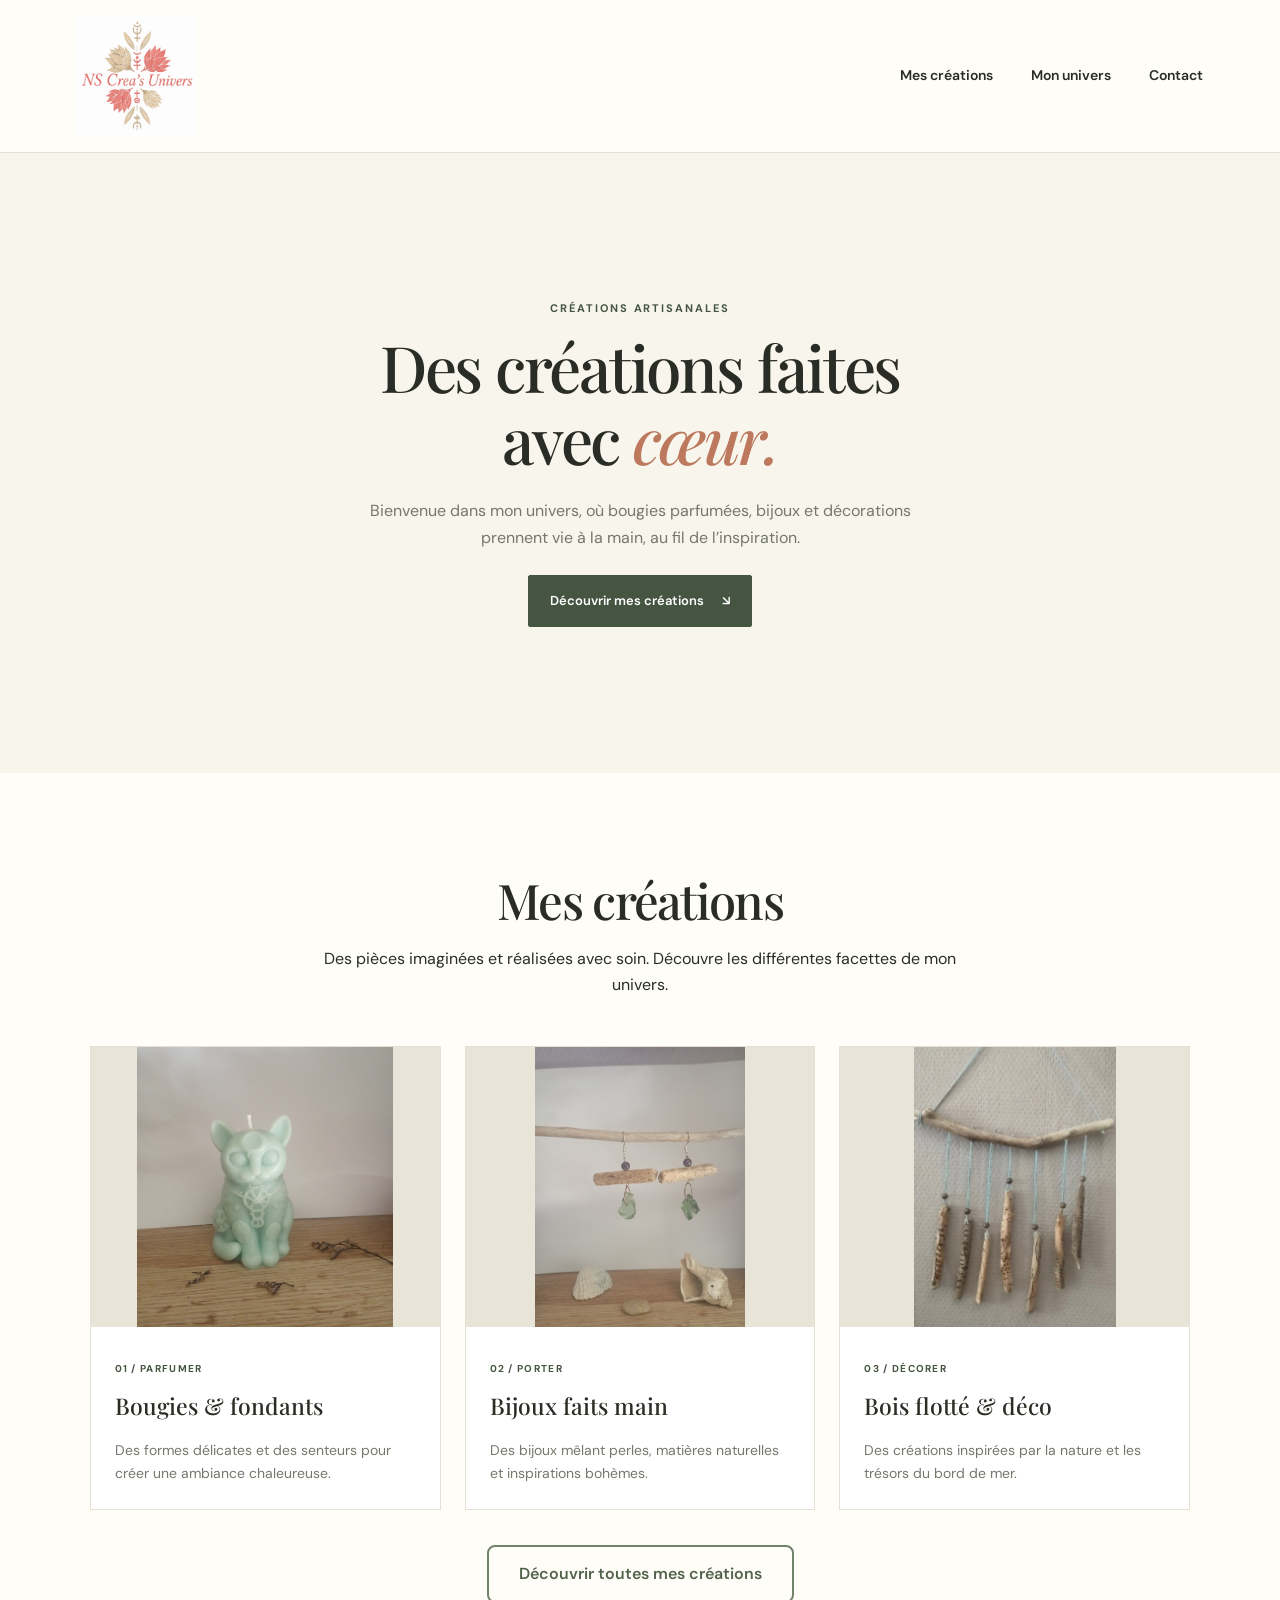
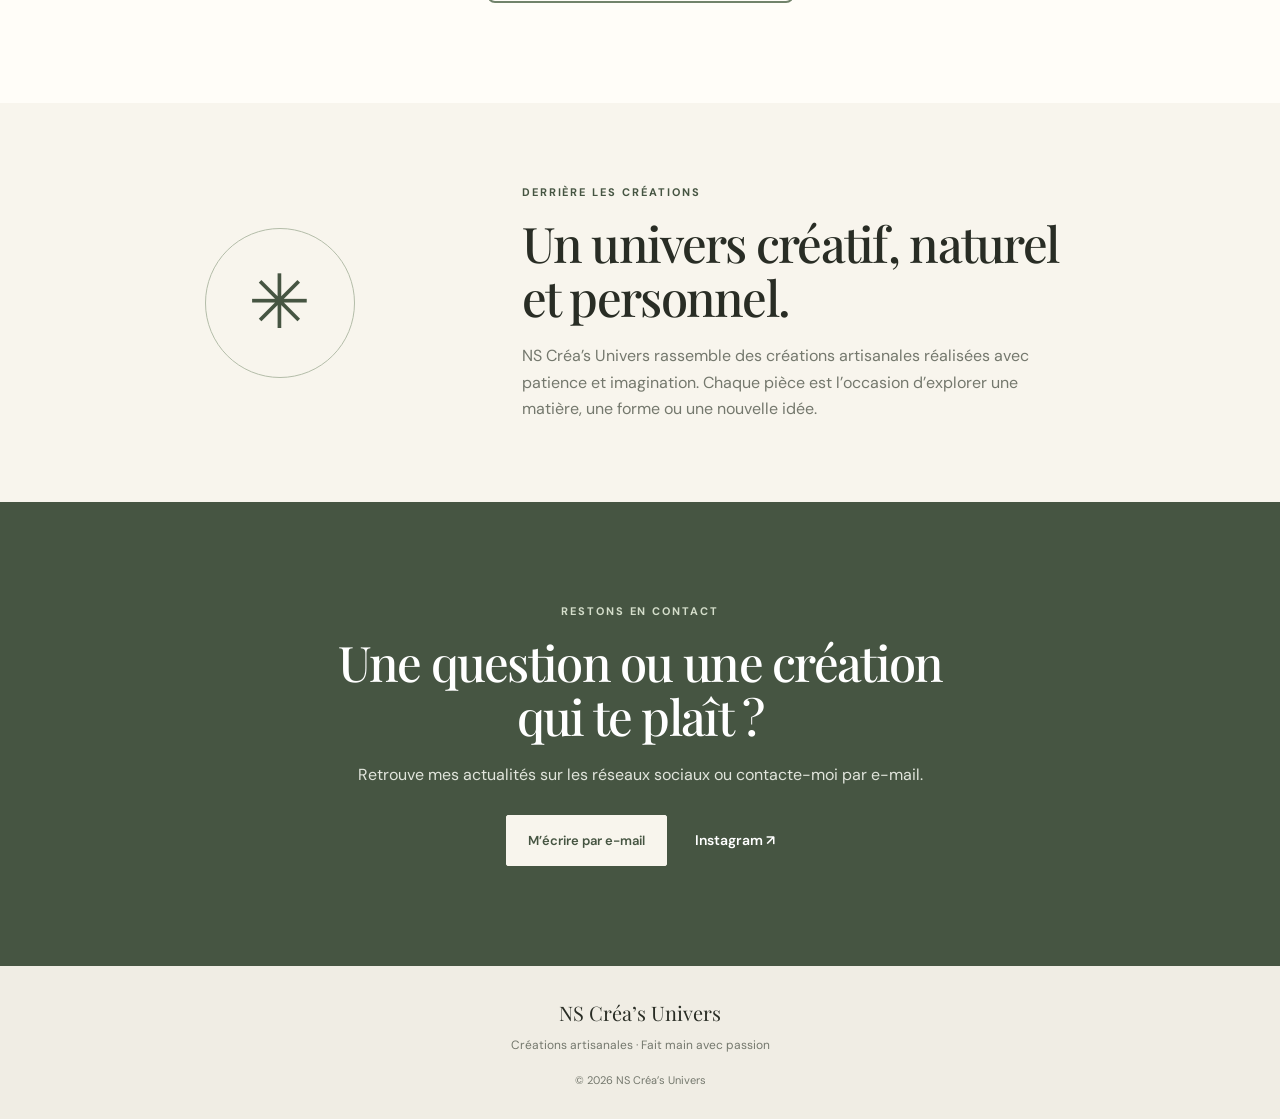
<file: index.html>
<!DOCTYPE html>
<html lang="fr">

<head>
    <meta charset="UTF-8">
    <meta name="viewport" content="width=device-width, initial-scale=1">

    <meta name="description"
        content="Découvrez NS Créa’s Univers : bougies parfumées, bijoux artisanaux et décorations en bois flotté.">

    <title>NS Créa’s Univers | Créations artisanales</title>

    <link rel="stylesheet" href="style.css">
    <script src="script.js" defer></script>
</head>

<body>
    <header class="site-header">

        <a class="brand" href="#">
            <img src="img-accueil/logo.png" alt="NS Créa’s Univers" class="brand-logo">
        </a>
        <button class="menu-toggle" aria-expanded="false" aria-controls="main-nav" type="button">
            Menu
        </button>

        <nav id="main-nav" class="main-nav">
            <a href="#creations">Mes créations</a>
            <a href="#univers">Mon univers</a>
            <a href="#contact">Contact</a>
        </nav>
    </header>

    <main>

        <section id="accueil" class="hero hero-centered">
            <div class="hero-content">
                <p class="eyebrow">Créations artisanales</p>

                <h1>
                    Des créations faites avec
                    <span>cœur.</span>
                </h1>

                <p class="hero-intro">
                    Bienvenue dans mon univers, où bougies parfumées,
                    bijoux et décorations prennent vie à la main,
                    au fil de l’inspiration.
                </p>

                <a class="button" href="#creations">
                    Découvrir mes créations <span>↘</span>
                </a>
            </div>
        </section>

        <!-- <section id="accueil" class="hero">
            <div class="hero-content">
                <p class="eyebrow">Créations artisanales</p>

                <h1>
                    Des créations faites avec
                    <span>cœur.</span>
                </h1>

                <p class="hero-intro">
                    Bienvenue dans mon univers, où bougies parfumées,
                    bijoux et décorations prennent vie à la main,
                    au fil de l’inspiration.
                </p>

                <a class="button" href="#creations">
                    Découvrir mes créations <span>↘</span>
                </a>
            </div>

             <div class="hero-art" role="img" aria-label="Illustration décorative de bougies et de feuilles">
                <div class="sun"></div>
                <div class="leaf leaf-one"></div>
                <div class="leaf leaf-two"></div>
                <div class="candle candle-back"></div>
                <div class="candle candle-front"><span></span></div>
                <div class="art-caption">Fait main · Avec passion</div>
            </div>
        </section>-->

        <section id="creations" class="section creations-section">
            <div class="section-heading">

                <h2>Mes créations</h2>

                Des pièces imaginées et réalisées avec soin.
                Découvre les différentes facettes de mon univers.
                </p>
            </div>

            <div class="creation-grid">
                <article class="creation-card">
                    <div class="card-art card-candle">
                        <img src="img/bougiechat1.jpg" alt="Bougie moulée parfumée à la vanille">
                    </div>


                    <div class="card-copy">
                        <p class="card-number">01 / Parfumer</p>
                        <h3>Bougies &amp; fondants</h3>
                        <p>
                            Des formes délicates et des senteurs pour créer
                            une ambiance chaleureuse.
                        </p>
                    </div>
                </article>


                <article class="creation-card">
                    <div class="card-art card-candle">
                        <img src="img/boucleoreille1.jpg" alt="boucle d'oreille">
                    </div>


                    <div class="card-copy">
                        <p class="card-number">02 / Porter</p>
                        <h3>Bijoux faits main</h3>
                        <p>
                            Des bijoux mêlant perles, matières naturelles
                            et inspirations bohèmes.
                        </p>
                    </div>
                </article>

                <article class="creation-card">
                    <div class="card-art card-candle">
                        <img src="img/suspension.jpg" alt="suspension murale">
                    </div>


                    <div class="card-copy">
                        <p class="card-number">03 / Décorer</p>
                        <h3>Bois flotté &amp; déco</h3>
                        <p>
                            Des créations inspirées par la nature
                            et les trésors du bord de mer.
                        </p>
                    </div>
                </article>

            </div>
            <div class="creations-link">
                <a href="creation.html">Découvrir toutes mes créations</a>
            </div>

        </section>

        <section id="univers" class="about-section">
            <div class="about-symbol" aria-hidden="true">✳</div>

            <div>
                <p class="eyebrow">Derrière les créations</p>
                <h2>Un univers créatif, naturel et personnel.</h2>
                <p>
                    NS Créa’s Univers rassemble des créations artisanales
                    réalisées avec patience et imagination. Chaque pièce
                    est l’occasion d’explorer une matière, une forme
                    ou une nouvelle idée.
                </p>
            </div>
        </section>

        <section id="contact" class="section contact-section">
            <p class="eyebrow">Restons en contact</p>

            <h2>Une question ou une création qui te plaît ?</h2>

            <p>
                Retrouve mes actualités sur les réseaux
                sociaux ou contacte-moi par e-mail.
            </p>

            <div class="contact-links">
                <!-- Remplace cette adresse par ton adresse professionnelle. -->
                <a class="button button-light" href="mailto:ns.creas.univers@gmail.com">
                    M’écrire par e-mail
                </a>

                <!-- Remplace ce lien par celui de ton compte Instagram. -->
                <a class="text-link" href="https://www.instagram.com/ns.creas.univers/" target="_blank"
                    rel="noopener noreferrer">
                    Instagram ↗
                </a>
            </div>


        </section>
    </main>

    <footer class="site-footer">
        <a class="footer-brand" href="#accueil">NS Créa’s Univers</a>

        <p>Créations artisanales · Fait main avec passion</p>

        <p class="copyright">
            © <span id="year"></span> NS Créa’s Univers
        </p>
    </footer>
</body>

</html>
</file>
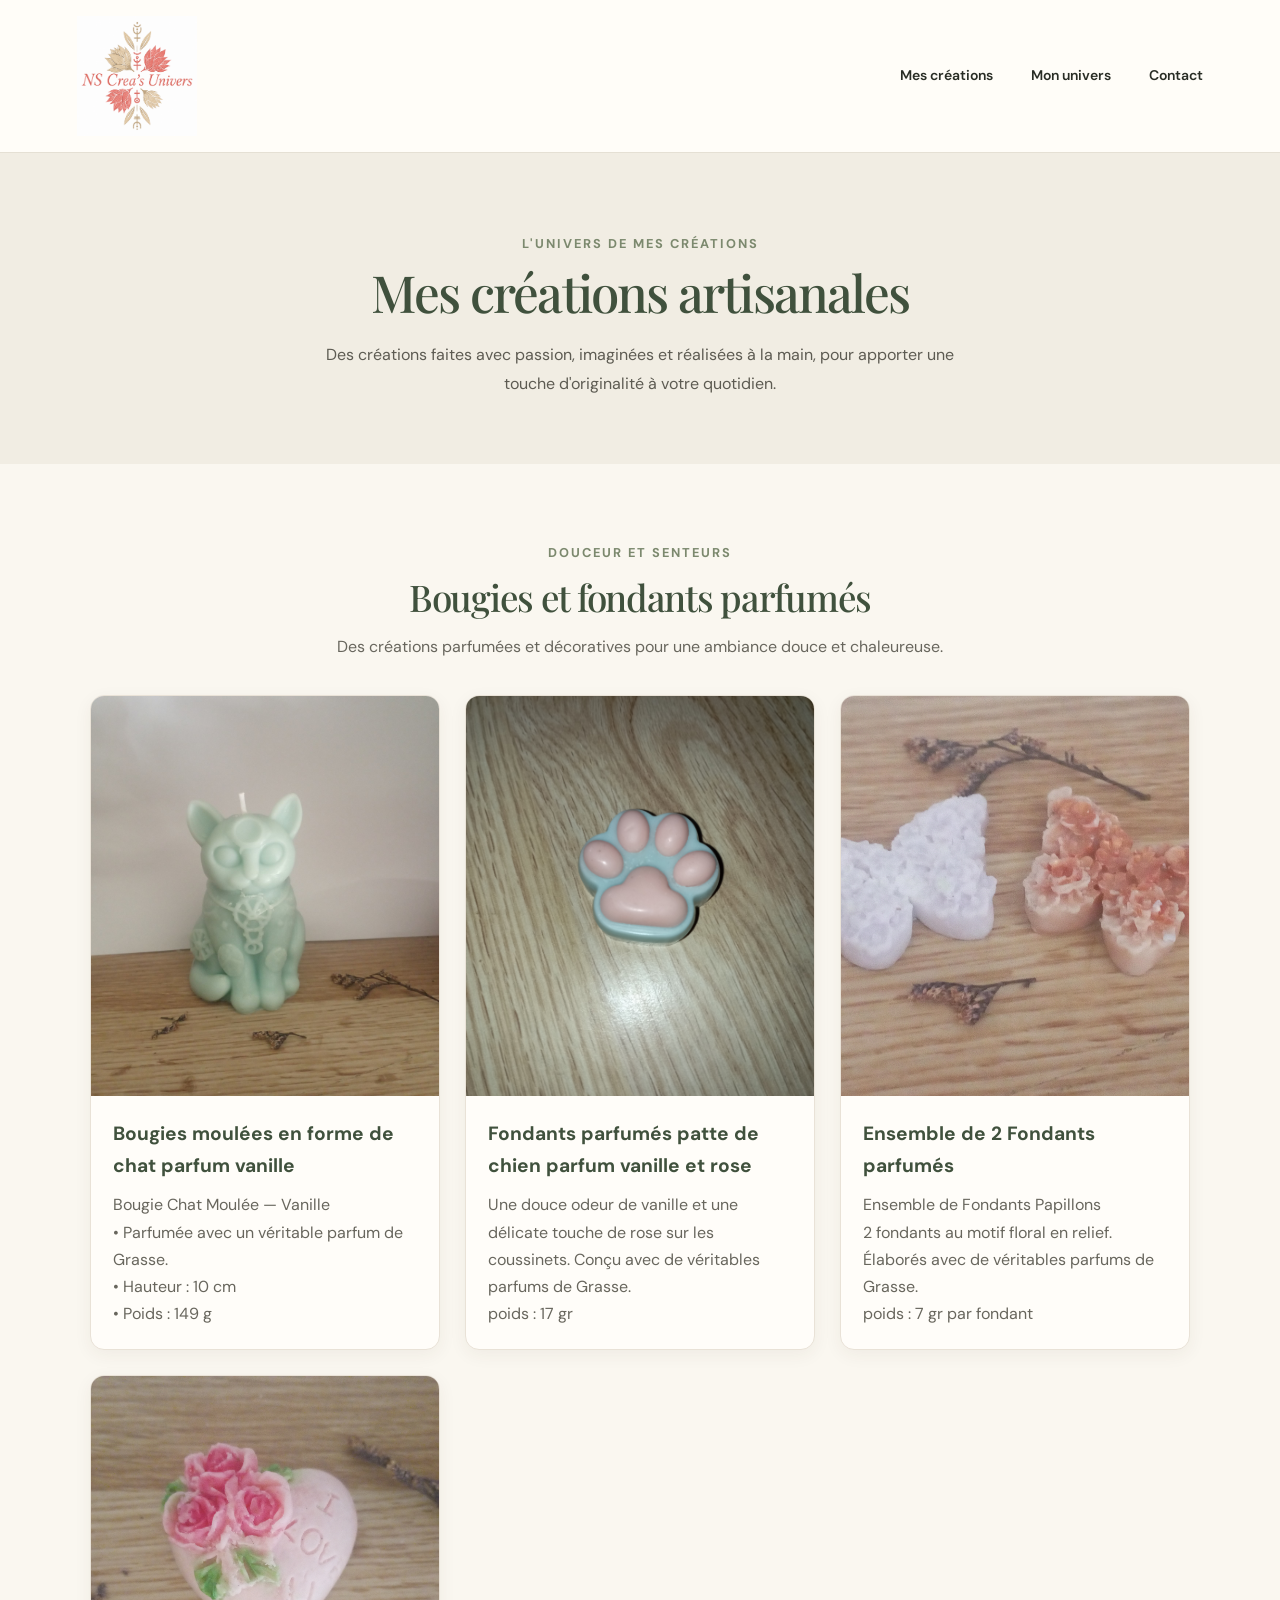
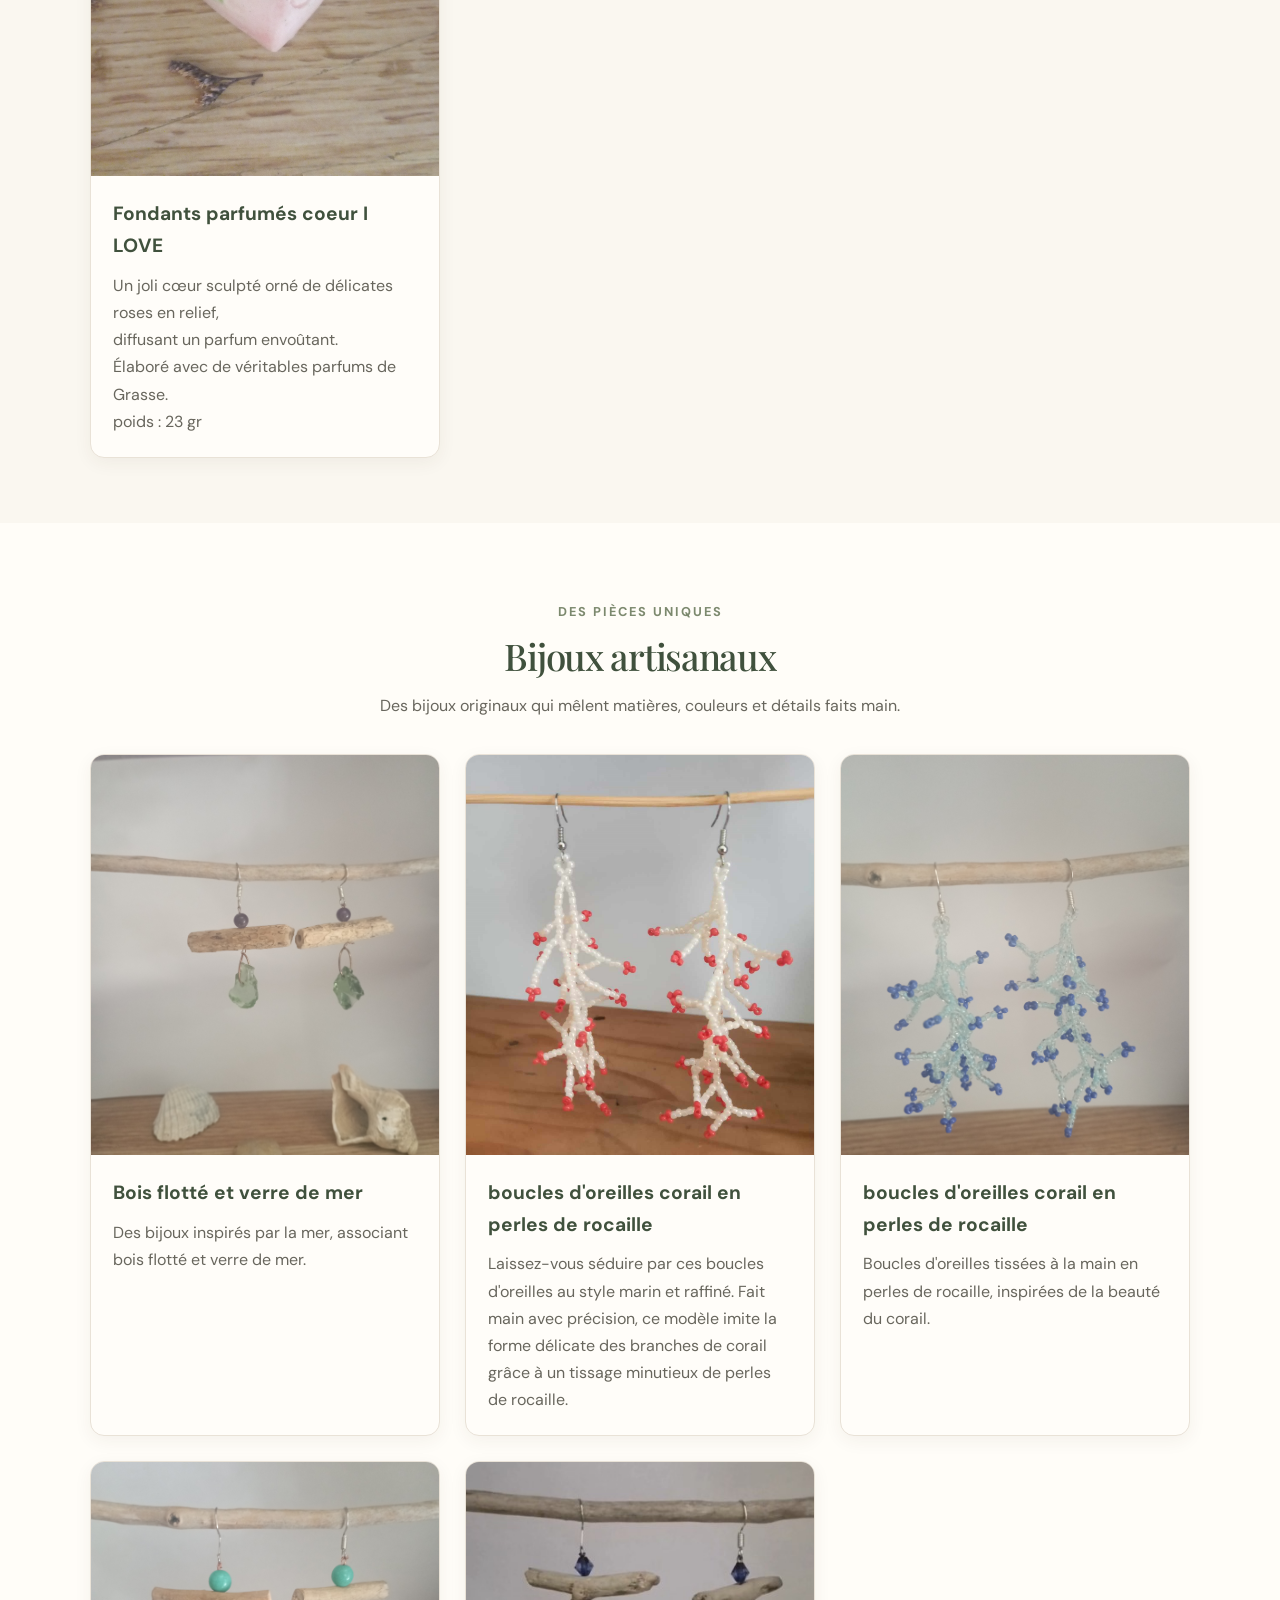
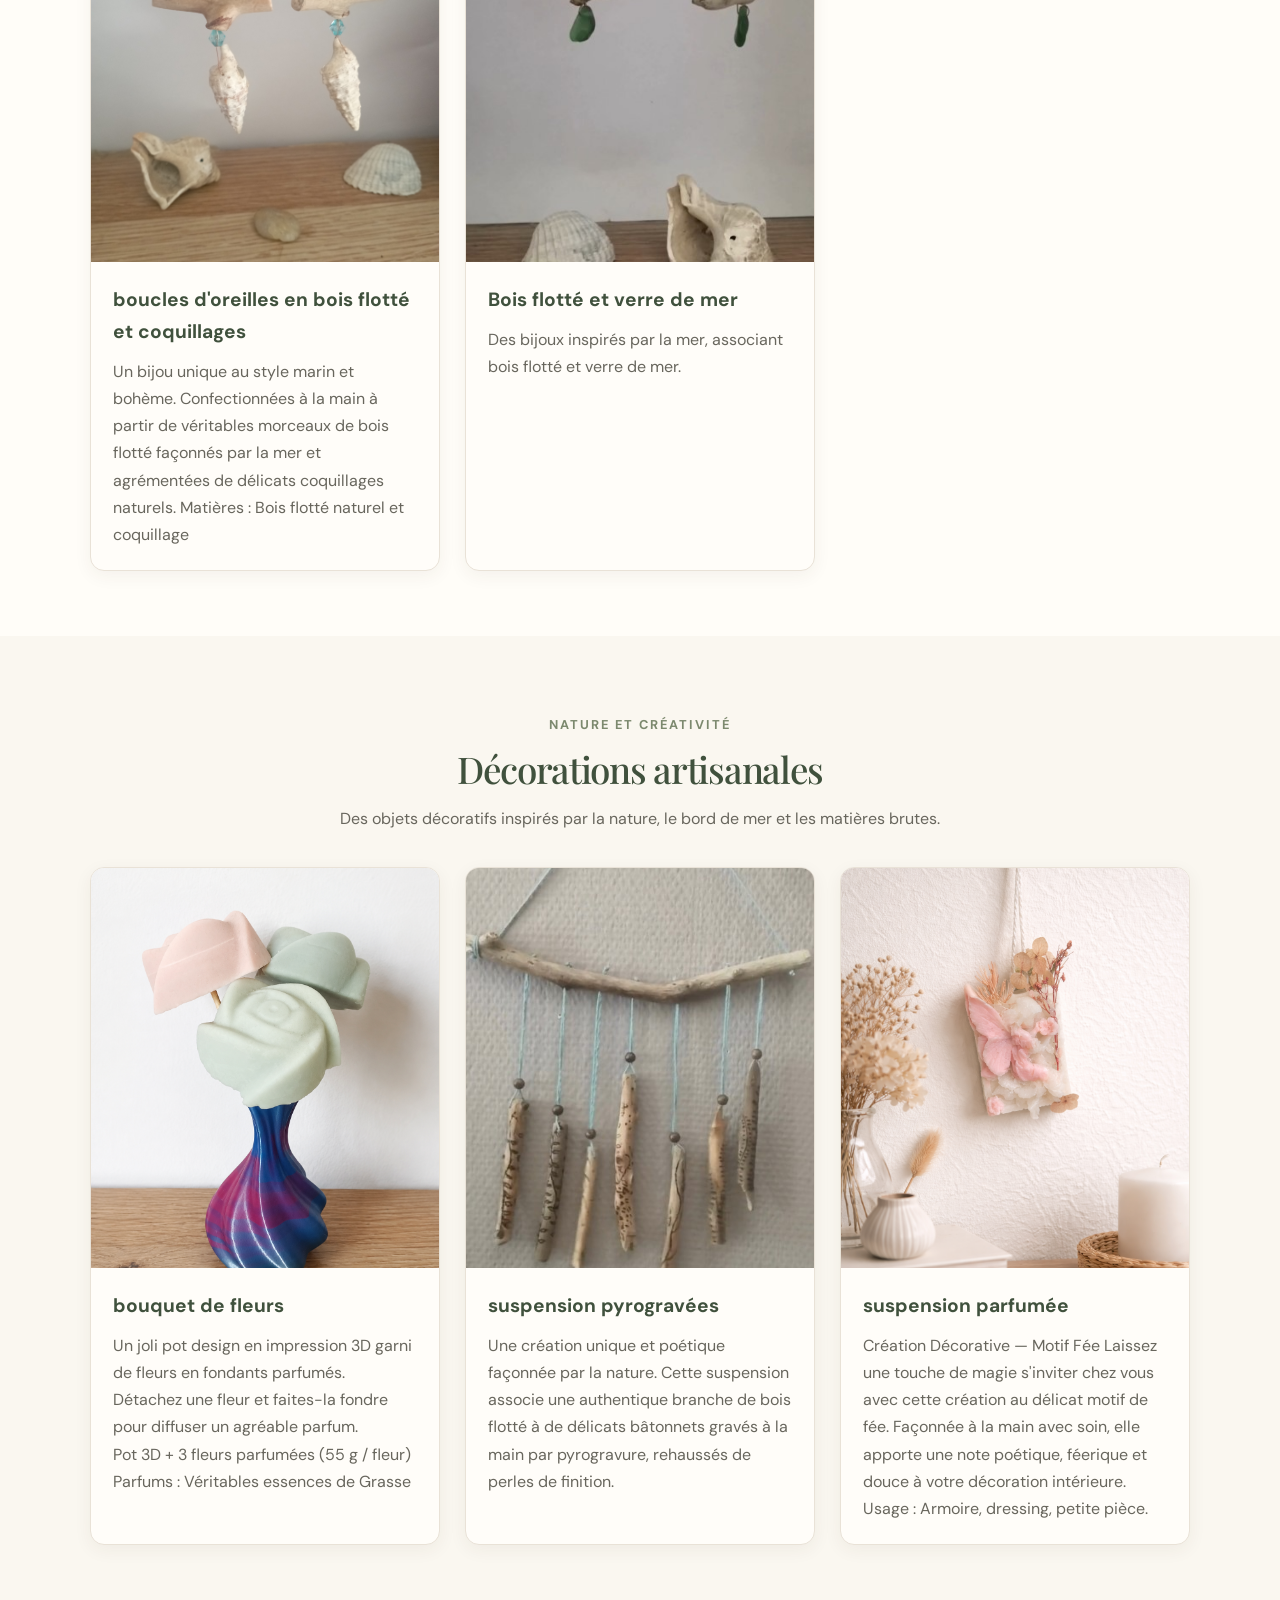
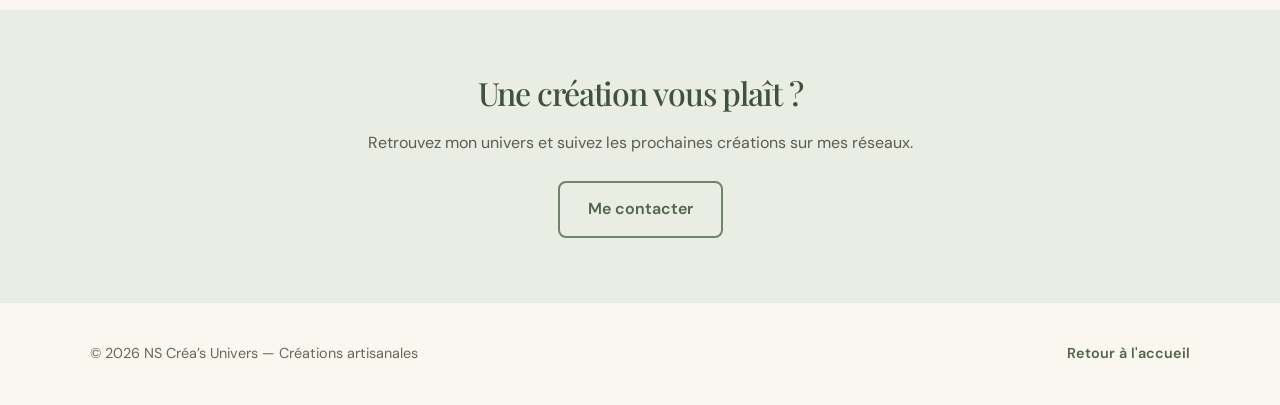
<file: creation.html>
<!DOCTYPE html>
<html lang="fr">


<head>
    <meta charset="UTF-8">
    <meta name="viewport" content="width=device-width, initial-scale=1">

    <title>NS Créa’s Univers | Créations artisanales</title>
    <meta name="description"
        content="Découvrez les créations artisanales de NS Créa’s Univers : bougies, fondants parfumés, bijoux et décorations en bois flotté.">

    <link rel="stylesheet" href="style.css">

    <link rel="stylesheet" href="style.css">
    <script src="script.js" defer></script>

</head>


<body>

    <header class="site-header">

        <a class="brand" href="index.html">
            <img src="img-accueil/logo.png" alt="NS Créa’s Univers" class="brand-logo">
        </a>
        <button class="menu-toggle" aria-expanded="false" aria-controls="main-nav" type="button">
            Menu
        </button>

        <nav id="main-nav" class="main-nav">
            <a href="#">Mes créations</a>
            <a href="#univers">Mon univers</a>
            <a href="#contact">Contact</a>
        </nav>
    </header>

    <main>

        <section class="crea-hero">
            <p class="crea-subtitle">L'univers de mes créations</p>

            <h1>Mes créations artisanales</h1>

            <p>
                Des créations faites avec passion, imaginées et réalisées
                à la main, pour apporter une touche d'originalité à votre
                quotidien.
            </p>
        </section>

        <!-- BOUGIES ET FONDANTS -->

        <section class="crea-category" id="bougies">

            <div class="crea-category-heading">
                <p class="crea-subtitle">Douceur et senteurs</p>
                <h2>Bougies et fondants parfumés</h2>
                <p>
                    Des créations parfumées et décoratives pour une
                    ambiance douce et chaleureuse.
                </p>
            </div>

            <div class="crea-grid">

                <article class="crea-card">
                    <a href="img/bougiechat1.jpg" target=" _blank">
                        <img class="chat" src="img/bougiechat1.jpg" alt="Bougie moulée en forme de chat" loading="lazy"
                            style="cursor: pointer;"> </a>
                    <div class="crea-card-content">
                        <h3>Bougies moulées en forme de chat parfum vanille </h3>
                        <p>
                            Bougie Chat Moulée — Vanille <br>

                            • Parfumée avec un véritable parfum de Grasse. <br>
                            • Hauteur : 10 cm <br>
                            • Poids : 149 g<br>
                        </p>
                    </div>
                </article>

                <article class="crea-card">
                    <a href="img/patte1.jpg" target=" _blank">
                        <img src="img/patte1.jpg" alt="Fondant parfumé en forme de patte" loading="lazy"
                            style="cursor: pointer;"> </a>
                    <div class="crea-card-content">
                        <h3>Fondants parfumés patte de chien parfum vanille et rose</h3>
                        <p>
                            Une douce odeur de vanille et une délicate touche de rose sur les coussinets.
                            Conçu avec de véritables parfums de Grasse. <br>
                            poids : 17 gr
                        </p>
                    </div>
                </article>
                <article class="crea-card">
                    <a href="img/fondantpapillon.jpg" target=" _blank">
                        <img src="img/fondantpapillon.jpg" alt="Fondant parfumé en forme de papillon" loading="lazy"
                            style="cursor: pointer;"> </a>
                    <div class="crea-card-content">
                        <h3>Ensemble de 2 Fondants parfumés </h3>
                        <p>
                            Ensemble de Fondants Papillons <br>
                            2 fondants au motif floral en relief. <br>
                            Élaborés avec de véritables parfums de Grasse. <br>
                            poids : 7 gr par fondant
                        </p>
                    </div>
                </article>

                <article class="crea-card">
                    <a href="img/fondantcoeur.jpg" target=" _blank">
                        <img src="img/fondantcoeur.jpg" alt="Fondant parfumé en forme de patte" loading="lazy"
                            style="cursor: pointer;"> </a>
                    <div class="crea-card-content">
                        <h3>Fondants parfumés coeur I LOVE</h3>
                        <p>
                            Un joli cœur sculpté orné de délicates roses en relief, <br>diffusant un parfum envoûtant.
                            <br>
                            Élaboré avec de véritables parfums de Grasse.<br>
                            poids : 23 gr
                        </p>
                    </div>
                </article>


            </div>
        </section>

        <!-- BIJOUX -->

        <section class="crea-category" id="bijoux">

            <div class="crea-category-heading">
                <p class="crea-subtitle">Des pièces uniques</p>
                <h2>Bijoux artisanaux</h2>
                <p>
                    Des bijoux originaux qui mêlent matières, couleurs
                    et détails faits main.
                </p>
            </div>

            <div class="crea-grid">

                <article class="crea-card">
                    <a href="img/boucleoreille1.jpg" target=" _blank">
                        <img src="img/boucleoreille1.jpg" alt="Boucles d'oreilles en bois flotté" loading="lazy"
                            style="cursor: pointer;"> </a>
                    <div class="crea-card-content">
                        <h3>Bois flotté et verre de mer</h3>
                        <p>
                            Des bijoux inspirés par la mer, associant
                            bois flotté et verre de mer.
                        </p>
                    </div>
                </article>

                <article class="crea-card">
                    <a href="img/boucleoreille2.jpg" target=" _blank">
                        <img src="img/boucleoreille2.jpg" alt="boucle d'oreille corail en perle de rocaille "
                            style="cursor: pointer;" loading="lazy"> </a>
                    <div class="crea-card-content">
                        <h3>boucles d'oreilles corail en perles de rocaille</h3>
                        <p>
                            Laissez-vous séduire par ces boucles d'oreilles au style marin et raffiné. Fait main avec
                            précision, ce modèle imite la forme délicate des branches de corail grâce à un tissage
                            minutieux de perles de rocaille.
                        </p>
                    </div>
                </article>

                <article class="crea-card">
                    <a href="img/boucleoreille3.jpg" target=" _blank">

                        <img src="img/boucleoreille3.jpg" alt="Bijoux artisanaux en micro-macramé" loading="lazy"
                            style="cursor: pointer;">
                    </a>
                    <div class="crea-card-content">
                        <h3>boucles d'oreilles corail en perles de rocaille</h3>
                        <p>
                            Boucles d'oreilles tissées à la main en perles de rocaille, inspirées de la beauté du
                            corail.
                        </p>
                    </div>
                </article>



                <article class="crea-card">
                    <a href="img/boucleoreille4.jpg" target=" _blank">
                        <img src="img/boucleoreille4.jpg" alt="boucle d'oreille en bois flotté et coquillage "
                            style="cursor: pointer;">
                    </a>

                    <div class="crea-card-content">
                        <h3>boucles d'oreilles en bois flotté et coquillages</h3>
                        <p>
                            Un bijou unique au style marin et bohème. Confectionnées à la main à partir de véritables
                            morceaux de bois flotté façonnés par la mer et agrémentées de délicats coquillages naturels.

                            Matières : Bois flotté naturel et coquillage
                        </p>
                    </div>
                </article>


                <article class="crea-card">
                    <a href="img/boucleoreille5.jpg" target=" _blank">
                        <img src="img/boucleoreille5.jpg" alt=" Cliquez pour agrandir" style="cursor: pointer;">
                    </a>

                    <div class="crea-card-content">
                        <h3>Bois flotté et verre de mer</h3>
                        <p>
                            Des bijoux inspirés par la mer, associant
                            bois flotté et verre de mer.
                        </p>
                    </div>
                </article>


            </div>
        </section>

        <!-- DECORATIONS -->

        <section class="crea-category" id="deco">

            <div class="crea-category-heading">
                <p class="crea-subtitle">Nature et créativité</p>
                <h2>Décorations artisanales</h2>
                <p>
                    Des objets décoratifs inspirés par la nature,
                    le bord de mer et les matières brutes.
                </p>
            </div>

            <div class="crea-grid">
                <article class="crea-card">
                    <a href="img/bouquetdefleur.png" target=" _blank">
                        <img src="img/bouquetdefleur.png" alt=" Cliquez pour agrandir" style="cursor: pointer;"
                            style="cursor: pointer;">
                    </a>
                    <div class="crea-card-content">
                        <h3>bouquet de fleurs</h3>
                        <p>
                            Un joli pot design en impression 3D garni de fleurs en fondants parfumés. Détachez une
                            fleur
                            et faites-la fondre pour diffuser un agréable parfum. <br>

                            Pot 3D + 3 fleurs parfumées (55 g / fleur) <br>
                            Parfums : Véritables essences de Grasse
                        </p>
                    </div>
                </article>

                <article class="crea-card">
                    <a href="img/suspension.jpg"" target=" _blank">
                        <img src="img/suspension.jpg"" alt=" Cliquez pour agrandir" style="cursor: pointer;">
                    </a>

                    <div class="crea-card-content">
                        <h3>suspension pyrogravées</h3>
                        <p>
                            Une création unique et poétique façonnée par la nature. Cette suspension associe une
                            authentique branche de bois flotté à de délicats bâtonnets gravés à la main par pyrogravure,
                            rehaussés de perles de finition.
                        </p>
                    </div>
                </article>

                <article class="crea-card">
                    <a href="img/suspensionparfumé.png"" target=" _blank">
                        <img src="img/suspensionparfumé.png"" alt=" Cliquez pour agrandir" style="cursor: pointer;">
                    </a>
                    <div class="crea-card-content">
                        <h3>suspension parfumée</h3>
                        <p>
                            Création Décorative — Motif Fée

                            Laissez une touche de magie s'inviter chez vous avec cette création au délicat motif de fée.
                            Façonnée à la main avec soin, elle apporte une note poétique, féerique et douce à votre
                            décoration intérieure. <br>

                            Usage : Armoire, dressing, petite pièce.

                        </p>
                    </div>
                </article>

            </div>
        </section>

        <section class="crea-contact">
            <h2>Une création vous plaît ?</h2>
            <p>
                Retrouvez mon univers et suivez les prochaines
                créations sur mes réseaux.
            </p>

            <a class="crea-button" href="index.html#contact">
                Me contacter
            </a>
        </section>

    </main>

    <footer class="crea-footer">
        <p>
            © <span id="year"></span> NS Créa’s Univers
            — Créations artisanales
        </p>
        <a href="index.html">Retour à l'accueil</a>
    </footer>

    <script>
        document.getElementById("year").textContent =
            new Date().getFullYear();
    </script>

</body>

</html>
</file>
<file: style.css>
@import url('https://fonts.googleapis.com/css2?family=DM+Sans:wght@400;500;600;700&family=Playfair+Display:wght@500;600;700&display=swap');

:root {
    --cream: #f8f5ed;
    --paper: #fffdf8;
    --sage: #8b9b7b;
    --sage-dark: #465542;
    --ink: #292d25;
    --muted: #74786d;
    --terracotta: #bc795d;
    --line: #e5e0d4;

    --serif: 'Playfair Display', Georgia, serif;
    --sans: 'DM Sans', Arial, sans-serif;
}

* {
    box-sizing: border-box;
}

html {
    scroll-behavior: smooth;
}

body {
    margin: 0;
    background: var(--paper);
    color: var(--ink);
    font-family: var(--sans);
    line-height: 1.65;
}

a {
    color: inherit;
}

.site-header {
    min-height: 82px;
    padding: 16px clamp(20px, 6vw, 88px);
    display: flex;
    align-items: center;
    justify-content: space-between;
    gap: 24px;
    background: var(--paper);
    border-bottom: 1px solid var(--line);
}

.brand {
    display: flex;
    align-items: center;
    gap: 12px;
    text-decoration: none;
}

.brand-mark {
    display: grid;
    place-items: center;
    width: 43px;
    height: 43px;
    border: 1px solid var(--sage);
    border-radius: 50%;
    color: var(--sage-dark);
    font-family: var(--serif);
    font-size: 16px;
}

.brand-name {
    font-family: var(--serif);
    font-size: 19px;
    font-weight: 600;
    line-height: 1.15;
}

.brand-name em {
    display: block;
    color: var(--sage-dark);
    font-size: 14px;
    font-weight: 500;
    letter-spacing: .12em;
}

.main-nav {
    display: flex;
    align-items: center;
    gap: clamp(16px, 3vw, 38px);
}

.main-nav a,
.text-link {
    text-decoration: none;
    font-size: 14px;
    font-weight: 600;
}

.main-nav a:hover,
.text-link:hover {
    color: var(--terracotta);
}

.menu-toggle {
    display: none;
    border: 1px solid var(--line);
    border-radius: 30px;
    padding: 8px 14px;
    background: transparent;
    font: inherit;
    cursor: pointer;
}

/* Accueil */

.hero {
    display: grid;
    grid-template-columns: 1.05fr .95fr;
    min-height: 590px;
    background: var(--cream);
    overflow: hidden;
}

.hero-content {
    align-self: center;
    padding: 76px clamp(24px, 8vw, 120px);
}

.eyebrow {
    margin: 0 0 14px;
    color: var(--sage-dark);
    text-transform: uppercase;
    letter-spacing: .18em;
    font-size: 11px;
    font-weight: 700;
}

h1,
h2 {
    font-family: var(--serif);
    font-weight: 500;
    letter-spacing: -.035em;
    line-height: 1.12;
}

h1 {
    max-width: 610px;
    margin: 0 0 24px;
    font-size: clamp(42px, 5vw, 68px);
}

h1 span {
    color: var(--terracotta);
    font-style: italic;
}

.hero-intro {
    max-width: 480px;
    margin-bottom: 32px;
    color: var(--muted);
    font-size: 16px;
}

.button {
    display: inline-flex;
    align-items: center;
    justify-content: center;
    gap: 18px;
    padding: 14px 21px;
    border: 1px solid var(--sage-dark);
    border-radius: 2px;
    background: var(--sage-dark);
    color: white;
    text-decoration: none;
    font-size: 13px;
    font-weight: 600;
    transition: transform .2s, background .2s;
}

.button:hover {
    transform: translateY(-2px);
    background: #344131;
}

/* Illustration décorative de l'accueil
.hero-art {
    min-height: 480px;
    position: relative;
    overflow: hidden;
    background: #e8e5d8;
}*

.sun {
    position: absolute;
    width: 270px;
    height: 270px;
    top: 10%;
    left: 26%;
    border-radius: 50%;
    background: #d9bba0;
    opacity: .8;
}

.candle {
    position: absolute;
    bottom: 10%;
    width: 150px;
    height: 260px;
    border-radius: 18px 18px 10px 10px;
    background: linear-gradient(90deg,
            #d7c8ad,
            #f4e9d6 45%,
            #d2c0a3);
    box-shadow: 18px 22px 32px #514b3a22;
}*/

.candle-back {
    height: 200px;
    width: 130px;
    left: 18%;
    bottom: 8%;
    background: linear-gradient(90deg,
            #b7b69b,
            #dedcc4 50%,
            #a9aa8e);
    transform: rotate(-7deg);
}

.candle-front {
    left: 43%;
    bottom: 8%;
}

.candle-front span {
    position: absolute;
    top: -13px;
    left: 50%;
    width: 2px;
    height: 17px;
    background: #625345;
}

.leaf {
    position: absolute;
    z-index: 2;
    width: 100px;
    height: 42px;
    border-radius: 100% 0 100% 0;
    background: var(--sage);
    transform: rotate(-35deg);
    opacity: .9;
}

.leaf-one {
    right: 8%;
    top: 27%;
}

.leaf-two {
    right: 19%;
    top: 38%;
    transform: rotate(28deg) scale(.8);
    background: #a9b39a;
}

/* .art-caption {
    position: absolute;
    right: 8%;
    bottom: 5%;
    font-family: var(--serif);
    font-style: italic;
    color: #59634f;
}*/

/* Galerie des créations */

.section {
    padding: 100px clamp(24px, 7vw, 100px);
}

.section-heading {
    max-width: 650px;
    margin: 0 auto 48px;
    text-align: center;
}

h2 {
    margin: 0 0 18px;
    font-size: clamp(34px, 4vw, 49px);
}

.section-heading>p:last-child {
    color: var(--muted);
}

.creation-grid {
    display: grid;
    grid-template-columns: repeat(3, minmax(0, 1fr));
    gap: 24px;
}

.creation-card {
    border: 1px solid var(--line);
    background: white;
}

.card-art {
    height: 245px;
    position: relative;
    overflow: hidden;
    display: flex;
    justify-content: center;
    align-items: center;
}

/* Bougies */

.card-candle {
    background: #e8e5d8;
}

.mini-candle {
    position: absolute;
    bottom: 17%;
    width: 95px;
    height: 130px;
    border-radius: 12px 12px 7px 7px;
    background: linear-gradient(90deg,
            #cbb99d,
            #f3e7d4 50%,
            #c6b393);
    box-shadow: 12px 12px 25px #49422b20;
}

.mini-candle.small {
    width: 65px;
    height: 85px;
    left: 18%;
    bottom: 13%;
    background: linear-gradient(90deg,
            #a8ad91,
            #d9dcc4 50%,
            #a0a68a);
}

/* Bijoux */

.card-jewelry {
    background: #efe4d9;
}

.earring {
    position: absolute;
    width: 62px;
    height: 100px;
    border: 2px solid #a87954;
    border-radius: 50% 50% 45% 45%;
    top: 29%;
}

.earring::before,
.earring::after {
    content: '';
    position: absolute;
    width: 10px;
    height: 10px;
    border-radius: 50%;
    background: #8d9c7d;
    left: 24px;
}

.earring::before {
    top: 18px;
}

.earring::after {
    bottom: 17px;
}

.earring-one {
    left: 32%;
    transform: rotate(-9deg);
}

.earring-two {
    right: 28%;
    top: 34%;
    transform: rotate(10deg);
}

/* Bois flotté */

.card-wood {
    background: #e5e8dd;
}

.wood-piece {
    position: absolute;
    width: 230px;
    height: 22px;
    top: 42%;
    left: 18%;
    border-radius: 50%;
    background: linear-gradient(#bda17d,
            #8e7455,
            #d4bd9b);
    transform: rotate(-17deg);
    box-shadow: 0 9px 12px #3f443122;
}

.wood-piece.second {
    width: 185px;
    top: 57%;
    left: 25%;
    transform: rotate(13deg);
    background: linear-gradient(#d3bd9a,
            #a78a66,
            #d8c6a9);
}

.card-copy {
    padding: 24px;
}

.card-number {
    margin-bottom: 9px;
    color: var(--sage-dark);
    font-size: 10px;
    font-weight: 700;
    letter-spacing: .13em;
    text-transform: uppercase;
}

.card-copy h3 {
    margin: 0 0 10px;
    font-family: var(--serif);
    font-size: 23px;
    font-weight: 500;
}

.card-copy p:last-child {
    margin-bottom: 0;
    color: var(--muted);
    font-size: 14px;
}

.note {
    margin: 24px 0 0;
    color: var(--muted);
    font-size: 12px;
    text-align: center;
}

/* Présentation de l'univers */

.about-section {
    display: grid;
    grid-template-columns: .5fr 1fr;
    gap: 40px;
    align-items: center;
    padding: 80px clamp(24px, 16vw, 220px);
    background: var(--cream);
}

.about-symbol {
    display: grid;
    place-items: center;
    width: 150px;
    height: 150px;
    border: 1px solid #b4bda9;
    border-radius: 50%;
    color: var(--sage-dark);
    font-size: 75px;
}

.about-section p:last-child {
    max-width: 650px;
    margin-bottom: 0;
    color: var(--muted);
}

/* Contact */

.contact-section {
    text-align: center;
    background: var(--sage-dark);
    color: white;
}

.contact-section .eyebrow {
    color: #d4ddca;
}

.contact-section h2 {
    max-width: 650px;
    margin: 0 auto 18px;
}

.contact-section>p:not(.eyebrow):not(.note) {
    max-width: 570px;
    margin: 0 auto 26px;
    color: #e1e5dc;
}

.contact-links {
    display: flex;
    align-items: center;
    justify-content: center;
    gap: 28px;
    flex-wrap: wrap;
}

.button-light {
    border-color: var(--cream);
    background: var(--cream);
    color: var(--sage-dark);
}

.button-light:hover {
    background: white;
}

.contact-section .text-link {
    color: white;
}

.contact-section .note {
    color: #d7dfd1;
}

/* Pied de page */

.site-footer {
    padding: 30px 24px;
    text-align: center;
    background: #f0ede4;
}

.footer-brand {
    font-family: var(--serif);
    font-size: 20px;
    text-decoration: none;
}

.site-footer p {
    margin: 6px 0 0;
    color: var(--muted);
    font-size: 12px;
}

.site-footer .copyright {
    margin-top: 16px;
    font-size: 11px;
}

/* Adaptation aux téléphones et petites tablettes */

@media (max-width: 760px) {
    .site-header {
        min-height: 72px;
        flex-wrap: wrap;
    }

    .menu-toggle {
        display: block;
    }

    .main-nav {
        display: none;
        width: 100%;
        flex-direction: column;
        align-items: flex-start;
        gap: 12px;
        padding: 8px 0 12px;
    }

    .main-nav.open {
        display: flex;
    }

    .hero {
        grid-template-columns: 1fr;
    }

    .hero-content {
        padding: 64px 26px;
    }

    .hero-art {
        min-height: 360px;
    }

    .section {
        padding: 70px 22px;
    }

    .creation-grid {
        grid-template-columns: 1fr;
        max-width: 460px;
        margin: auto;
    }

    .card-art {
        height: 230px;
    }

    .about-section {
        grid-template-columns: 1fr;
        gap: 28px;
        padding: 65px 26px;
    }

    .about-symbol {
        width: 100px;
        height: 100px;
        font-size: 52px;
    }
}

/* Respect des préférences d'accessibilité */

@media (prefers-reduced-motion: reduce) {
    html {
        scroll-behavior: auto;
    }

    *,
    *::before,
    *::after {
        transition-duration: .01ms !important;
    }
}

.brand-logo {
    height: 120px;
    width: auto;
    display: block;
    object-fit: contain;
}



.creations-link {
    width: 100%;
    display: flex;
    justify-content: center;
    align-items: center;
    margin: 35px auto 0;
    box-sizing: border-box;
    text-align: center;
}

.creations-link a {
    display: inline-block;
    padding: 14px 30px;
    border: 2px solid #71836b;
    border-radius: 8px;
    color: #52634c;
    background-color: transparent;
    text-decoration: none;
    font-weight: 600;
    font-size: 16px;
    transition: all 0.3s ease;
}

.creations-link a:hover {
    background-color: #71836b;
    color: #fff;
    transform: translateY(-2px);
}


/* PAGE MES CREATIONS */

.crea-header {
    display: flex;
    justify-content: space-between;
    align-items: center;
    gap: 25px;
    padding: 18px 7%;
    background: #faf7f0;
    border-bottom: 1px solid #e7e0d4;
}

.brand-logo {
    height: 120px;
    width: auto;
    display: block;
    object-fit: contain;
}

.crea-nav {
    display: flex;
    justify-content: center;
    align-items: center;
    gap: 24px;
    flex-wrap: wrap;
}

.crea-nav a,
.crea-footer a {
    color: #52634c;
    text-decoration: none;
    font-weight: 600;
}

.crea-nav a:hover,
.crea-footer a:hover {
    text-decoration: underline;
}

.crea-hero {
    text-align: center;
    padding: 80px 20px 65px;
    background: #f1ede3;
}

.crea-hero h1 {
    margin: 10px 0 20px;
    color: #40513d;
    font-size: clamp(2rem, 5vw, 3.2rem);
}

.crea-hero>p:last-child {
    max-width: 650px;
    margin: 0 auto;
    line-height: 1.8;
    color: #5d5b52;
}

.crea-subtitle {
    color: #7c896e;
    text-transform: uppercase;
    letter-spacing: 2px;
    font-size: 0.8rem;
    font-weight: 700;
}

.crea-category {
    padding: 65px 7%;
    scroll-margin-top: 25px;
}

.crea-category:nth-of-type(even) {
    background: #faf7f0;
}

.crea-category-heading {
    text-align: center;
    margin: 0 auto 35px;
    max-width: 700px;
}

.crea-category-heading h2 {
    color: #40513d;
    font-size: clamp(1.6rem, 4vw, 2.3rem);
    margin: 10px 0;
}

.crea-category-heading>p:last-child {
    color: #68665d;
    line-height: 1.7;
}

.crea-grid {
    display: grid;
    grid-template-columns: repeat(3, minmax(0, 1fr));
    gap: 25px;
    max-width: 1150px;
    margin: 0 auto;
}

.crea-card {
    background: #fffdf9;
    border: 1px solid #e9e2d7;
    border-radius: 14px;
    overflow: hidden;
    box-shadow: 0 5px 18px rgba(60, 55, 40, 0.06);
    transition: transform 0.25s ease,
        box-shadow 0.25s ease;
}

.crea-card:hover {
    transform: translateY(-5px);
    box-shadow: 0 10px 25px rgba(60, 55, 40, 0.12);
}

.crea-card img {
    display: block;
    width: 100%;
    height: 400px;
    object-fit: cover;
    background: #eee8dc;
}

.crea-card-content {
    padding: 22px;
}

.crea-card-content h3 {
    color: #40513d;
    font-size: 1.2rem;
    margin: 0 0 10px;
}

.crea-card-content p {
    color: #68665d;
    line-height: 1.7;
    margin: 0;
}

.crea-contact {
    padding: 65px 20px;
    text-align: center;
    background: #e9ede3;
}

.crea-contact h2 {
    color: #40513d;
    font-size: 2rem;
}

.crea-contact p {
    color: #5d5b52;
    line-height: 1.7;
    margin-bottom: 25px;
}

.crea-button {
    display: inline-block;
    padding: 13px 28px;
    border: 2px solid #71836b;
    border-radius: 8px;
    color: #52634c;
    text-decoration: none;
    font-weight: 600;
    transition: background 0.25s ease,
        color 0.25s ease;
}

.crea-button:hover {
    background: #71836b;
    color: white;
}

.crea-footer {
    display: flex;
    justify-content: space-between;
    align-items: center;
    gap: 15px;
    padding: 25px 7%;
    background: #faf7f0;
    color: #68665d;
    font-size: 0.9rem;
}

@media (max-width: 850px) {
    .crea-grid {
        grid-template-columns: repeat(2, minmax(0, 1fr));
    }

    .crea-header {
        flex-direction: column;
    }
}

@media (max-width: 560px) {
    .crea-grid {
        grid-template-columns: 1fr;
    }

    .crea-category {
        padding: 45px 6%;
    }

    .crea-card img {
        height: 250px;
    }

    .crea-nav {
        gap: 15px;
    }

    .crea-footer {
        flex-direction: column;
        text-align: center;
    }
}

@media (prefers-reduced-motion: reduce) {

    .crea-card,
    .crea-button {
        transition: none;
    }

    .crea-card:hover {
        transform: none;
    }
}

.crea-hero {
    width: 100%;
    box-sizing: border-box;
    text-align: center;
    padding: 80px 20px 65px;
}

.crea-hero h1 {
    width: 100%;
    text-align: center;
    margin: 10px auto 20px;
}

.crea-hero .crea-subtitle {
    text-align: center;
    margin: 0 auto;
}

.crea-hero>p:last-child {
    max-width: 650px;
    margin: 0 auto;
    text-align: center;
}





/* Accueil centré sans illustration */

.hero.hero-centered {
    display: flex;
    justify-content: center;
    align-items: center;
    text-align: center;
    min-height: 65vh;
    padding: 70px 24px;
    box-sizing: border-box;
}

.hero-centered .hero-content {
    width: 100%;
    max-width: 800px;
    margin: 0 auto;
    text-align: center;
}

.hero-centered .hero-content h1 {
    margin-left: auto;
    margin-right: auto;
}

.hero-centered .hero-intro {
    max-width: 650px;
    margin: 24px auto;
}

.hero-centered .button {
    margin: 0 auto;
}

.card-art img {
    width: 100%;
    height: 100%;
    object-fit: cover;
    display: block;
}

/* Agrandir légèrement les cartes et afficher les photos entières */
.creation-card .card-art {
    height: 280px;
}

.creation-card .card-art img {
    width: 100%;
    height: 100%;
    object-fit: contain;
    display: block;
}
</file>
